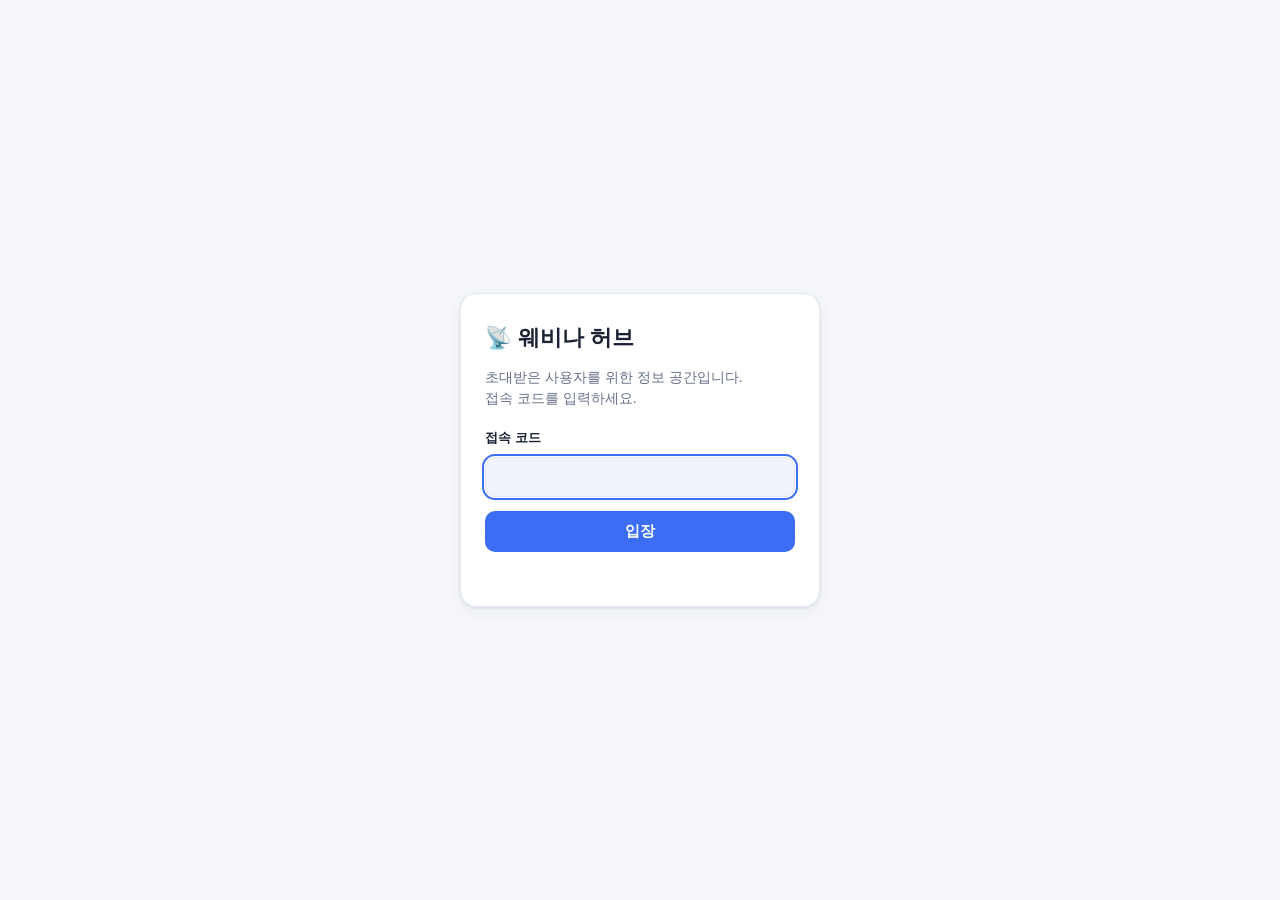
<file: docs/index.html>
<!DOCTYPE html>
<!-- generated by scripts/build_pages.py — edit that file, not this one -->
<html lang="ko">
<head>
  <meta charset="UTF-8" />
  <title>웨비나 허브</title>
  <meta http-equiv="refresh" content="0; url=calendar/" />
  <link rel="canonical" href="calendar/" />
  <script>location.replace("calendar/" + location.search + location.hash);</script>
</head>
<body>
  <p><a href="calendar/">웨비나 달력으로 이동</a> · <a href="dashboard/">대시보드</a> · <a href="list/">목록</a></p>
</body>
</html>
</file>
<file: docs/assets/style.css>
:root {
  --bg: #f5f7fb;
  --surface: #ffffff;
  --surface-2: #f0f3f9;
  --text: #1a2233;
  --text-muted: #66708a;
  --border: #e2e8f2;
  --accent: #3b6ef5;
  --accent-weak: #e7eefe;
  --shadow: 0 1px 3px rgba(20, 30, 60, 0.08), 0 4px 16px rgba(20, 30, 60, 0.06);
  --radius: 14px;

  /* per-source colors */
  --c-allshowtv: #e8590c;
  --c-sharedit: #2f9e44;
  --c-ddtube: #1971c2;
  --c-e4ds: #9c36b5;
  --c-talkit: #e8478b;
  --c-dubiz: #0c8599;
  --c-cloit: #f08c00;
  --c-chontv: #6741d9;
  --c-zdnet: #c92a2a;

  /* prize colors */
  --p-survey: #1971c2;
  --p-question: #2f9e44;
  --p-consult: #9c36b5;
  --p-attendance: #e8590c;

  /* tech-category colors (validated categorical palette — light steps) */
  --cat-1: #2a78d6; /* AI · 에이전트 */
  --cat-2: #eb6834; /* 보안 */
  --cat-3: #1baf7a; /* 데이터 · 분석 */
  --cat-4: #eda100; /* 클라우드 · 인프라 */
  --cat-5: #e87ba4; /* 제조 · 자동화 · 로봇 */
  --cat-6: #008300; /* 반도체 · 하드웨어 */
  --cat-7: #4a3aa7; /* 네트워크 · 통신 */
  --cat-8: #8a94ad; /* 기타 */
}

@media (prefers-color-scheme: dark) {
  :root {
    --bg: #0f1420;
    --surface: #171e2e;
    --surface-2: #1e2740;
    --text: #e7ecf5;
    --text-muted: #9aa6bf;
    --border: #2a344d;
    --accent: #5b8bff;
    --accent-weak: #1c2740;
    --shadow: 0 1px 3px rgba(0, 0, 0, 0.4), 0 4px 16px rgba(0, 0, 0, 0.3);

    /* tech-category colors — dark steps of the same palette */
    --cat-1: #3987e5;
    --cat-2: #d95926;
    --cat-3: #199e70;
    --cat-4: #c98500;
    --cat-5: #d55181;
    --cat-6: #008300;
    --cat-7: #9085e9;
    --cat-8: #9aa6bf;
  }
}

* { box-sizing: border-box; }

body {
  margin: 0;
  font-family: "Pretendard", -apple-system, BlinkMacSystemFont, "Segoe UI",
    "Apple SD Gothic Neo", "Malgun Gothic", sans-serif;
  background: var(--bg);
  color: var(--text);
  line-height: 1.5;
}

.wrap { max-width: 1080px; margin: 0 auto; padding: 0 16px; }

a { color: var(--accent); text-decoration: none; }
a:hover { text-decoration: underline; }

/* header */
.site-header {
  background: linear-gradient(135deg, #3b6ef5, #6b4ef5);
  color: #fff;
  padding: 22px 0;
}
.site-header .wrap {
  display: flex; justify-content: space-between; align-items: center;
  flex-wrap: wrap; gap: 12px;
}
.brand-link { color: inherit; text-decoration: none; display: inline-block; }
.brand-link:hover { text-decoration: none; opacity: 0.92; }
.brand h1 { margin: 0; font-size: 1.55rem; }
.tagline { margin: 4px 0 0; opacity: 0.9; font-size: 0.9rem; }
.header-meta { display: flex; flex-direction: column; align-items: flex-end; gap: 6px; }
.ics-link {
  color: #fff; background: rgba(255,255,255,0.18);
  padding: 6px 12px; border-radius: 999px; font-size: 0.85rem;
}
.ics-link:hover { background: rgba(255,255,255,0.28); text-decoration: none; }
.ics-box { display: flex; align-items: center; gap: 6px; }
.help-btn {
  width: 22px; height: 22px; padding: 0; border: 0; border-radius: 50%; cursor: pointer;
  background: rgba(255,255,255,0.18); color: #fff; font-size: 0.82rem; font-weight: 700;
  line-height: 1; display: inline-flex; align-items: center; justify-content: center;
}
.help-btn:hover { background: rgba(255,255,255,0.34); }
.updated { font-size: 0.78rem; opacity: 0.85; }

/* ICS 구독 도움말 팝업 */
.ics-help-intro { margin: 0 0 12px; font-size: 0.9rem; line-height: 1.55; color: var(--text); }
.ics-url-box {
  display: flex; align-items: center; gap: 8px; margin: 0 0 14px;
  background: var(--accent-weak); border: 1px solid var(--border);
  border-radius: 8px; padding: 8px 10px;
}
.ics-url-box code {
  flex: 1 1 auto; min-width: 0; overflow-x: auto; white-space: nowrap;
  font-size: 0.82rem; color: var(--accent, #1971c2);
}
.ics-url-box .btn { flex: 0 0 auto; padding: 5px 12px; font-size: 0.82rem; }
.ics-steps { margin: 0 0 14px; padding-left: 20px; }
.ics-steps li { margin: 8px 0; font-size: 0.9rem; line-height: 1.55; }
.ics-help-note {
  margin: 0; font-size: 0.82rem; line-height: 1.5; color: var(--text-muted, #868e96);
  border-top: 1px solid var(--border, #dee2e6); padding-top: 12px;
}

/* controls */
.controls {
  margin: 20px 0 12px; display: flex; flex-direction: column; gap: 14px;
}
.site-directory {
  display: flex; flex-direction: column; gap: 8px; padding: 13px 14px;
  border: 1px solid var(--border); border-radius: 12px; background: var(--surface);
  box-shadow: var(--shadow);
}
.site-directory-title { color: var(--text); font-size: 0.86rem; font-weight: 700; }
.site-links { display: flex; flex-wrap: wrap; gap: 7px; }
.site-link {
  display: inline-flex; align-items: center; gap: 5px; padding: 5px 10px;
  border: 1px solid color-mix(in srgb, var(--site-color) 45%, var(--border));
  border-radius: 999px; background: var(--surface-2); color: var(--text);
  font-size: 0.78rem; font-weight: 600;
}
.site-link:hover { background: var(--accent-weak); text-decoration: none; }
.site-link-dot { width: 8px; height: 8px; border-radius: 50%; background: var(--site-color); }
.view-toggle { display: inline-flex; background: var(--surface-2); border-radius: 999px; padding: 4px; align-self: flex-start; }
.view-toggle a {
  border: 0; background: transparent; color: var(--text-muted);
  padding: 7px 20px; border-radius: 999px; cursor: pointer; font-size: 0.9rem; font-weight: 600;
}
.view-toggle a:hover { color: var(--text); text-decoration: none; }
.view-toggle a.active { background: var(--surface); color: var(--accent); box-shadow: var(--shadow); }

.filters { display: flex; flex-direction: column; gap: 8px; }
.chip-group { display: flex; flex-wrap: wrap; gap: 7px; }
.chip {
  border: 1px solid var(--border); background: var(--surface);
  color: var(--text-muted); border-radius: 999px; padding: 5px 12px;
  font-size: 0.82rem; cursor: pointer; display: inline-flex; align-items: center; gap: 6px;
  user-select: none;
}
.chip .dot { width: 9px; height: 9px; border-radius: 50%; background: currentColor; }
.chip.active { color: #fff; border-color: transparent; }
.chip.off { opacity: 0.45; }

/* calendar */
.view { background: var(--surface); border-radius: var(--radius); box-shadow: var(--shadow); padding: 16px; }
.cal-nav { display: flex; align-items: center; gap: 10px; margin-bottom: 12px; }
.cal-nav h2 { margin: 0; font-size: 1.15rem; flex: 0 0 auto; min-width: 130px; text-align: center; }
.cal-nav button {
  border: 1px solid var(--border); background: var(--surface); color: var(--text);
  width: 34px; height: 34px; border-radius: 9px; cursor: pointer; font-size: 1.1rem;
}
.cal-nav .today-btn { width: auto; padding: 0 14px; margin-left: auto; font-size: 0.85rem; font-weight: 600; }
.cal-nav button:hover { background: var(--surface-2); }

.cal-weekdays { display: grid; grid-template-columns: repeat(7, 1fr); text-align: center;
  font-size: 0.78rem; color: var(--text-muted); padding: 6px 0; }
.cal-weekdays span:first-child { color: #e03131; }
.cal-weekdays span:last-child { color: #1971c2; }

/* minmax(0,1fr) lets tracks shrink below content width so long titles ellipsize
   instead of stretching the column and bleeding into neighbors */
.cal-grid { display: grid; grid-template-columns: repeat(7, minmax(0, 1fr)); gap: 6px; }
.cal-cell {
  min-height: 96px; background: var(--surface-2); border-radius: 10px; padding: 6px;
  display: flex; flex-direction: column; gap: 4px;
  /* no overflow:hidden — a busy day must show ALL its webinars, not clip them */
}
.cal-cell.empty { background: transparent; }
.cal-cell .daynum { font-size: 0.8rem; color: var(--text-muted); font-weight: 600; }
.cal-cell.today { outline: 2px solid var(--accent); }
.cal-cell.today .daynum { color: var(--accent); }
.cal-cell.sun .daynum { color: #e03131; }
.cal-cell.sat .daynum { color: #1971c2; }

.ev {
  font-size: 0.72rem; padding: 3px 6px; border-radius: 6px; cursor: pointer;
  color: #fff; display: flex; align-items: center; gap: 4px;
  min-width: 0;            /* allow flex item to shrink so title can ellipsize */
}
.ev .gift { font-size: 0.7rem; flex: none; }
.ev .ev-title {           /* the time+title text: single line with ellipsis */
  flex: 1; min-width: 0;
  white-space: nowrap; overflow: hidden; text-overflow: ellipsis;
}
.ev:hover { filter: brightness(1.08); }

/* list view */
#list-view { display: flex; flex-direction: column; gap: 18px; }
.list-day.is-today { scroll-margin-top: 12px; }
.list-day.is-today h3 { color: var(--accent); border-bottom-color: var(--accent); }

/* highlight TODAY's webinars so they stand out at a glance */
.list-day.today-group {
  background: var(--accent-weak);
  border: 2px solid var(--accent);
  border-radius: 14px;
  padding: 12px 16px;
  scroll-margin-top: 12px;
}
.list-day.today-group h3 { color: var(--accent); border-bottom-color: color-mix(in srgb, var(--accent) 40%, transparent); }
.list-day.today-group .list-card { background: var(--surface); }
.today-badge {
  display: inline-block; margin-left: 6px; padding: 1px 9px; border-radius: 999px;
  background: var(--accent); color: #fff; font-size: 0.72rem; font-weight: 700;
  vertical-align: middle;
}
.list-day h3 {
  margin: 0 0 8px; font-size: 0.95rem; color: var(--text-muted);
  border-bottom: 1px solid var(--border); padding-bottom: 6px;
}
.list-card {
  display: flex; gap: 12px; padding: 12px; border-radius: 12px; background: var(--surface-2);
  cursor: pointer; align-items: flex-start;
}
.list-card:hover { background: var(--accent-weak); }
.list-card .src-bar { width: 4px; align-self: stretch; border-radius: 4px; }
.list-card .lc-body { flex: 1; min-width: 0; }
.list-card .lc-title { font-weight: 600; margin: 0 0 4px; }
.list-card .lc-meta { font-size: 0.82rem; color: var(--text-muted); display: flex; flex-wrap: wrap; gap: 10px; }
.list-card .lc-prizes { margin-top: 6px; display: flex; flex-wrap: wrap; gap: 5px; }

.badge {
  font-size: 0.72rem; padding: 2px 8px; border-radius: 999px; color: #fff; font-weight: 600;
}
.src-tag { font-size: 0.72rem; padding: 2px 8px; border-radius: 6px; color:#fff; font-weight:600; }
.cat-tag { font-size: 0.72rem; padding: 2px 8px; border-radius: 6px; color:#fff; font-weight:600; }

/* modal */
.modal { position: fixed; inset: 0; display: flex; align-items: center; justify-content: center; z-index: 50; }
.modal.hidden, .view.hidden, .hidden { display: none; }
.modal-backdrop { position: absolute; inset: 0; background: rgba(10, 15, 30, 0.55); }
.modal-card {
  position: relative; background: var(--surface); border-radius: var(--radius);
  max-width: 480px; width: calc(100% - 32px); max-height: 85vh; overflow-y: auto;
  padding: 24px; box-shadow: var(--shadow); z-index: 1;
}
.modal-close { position: absolute; top: 10px; right: 12px; border: 0; background: transparent;
  font-size: 1.6rem; color: var(--text-muted); cursor: pointer; line-height: 1; }
.modal-body h3 { margin: 0 8px 10px 0; font-size: 1.15rem; }
.modal-thumb { display: block; width: 100%; height: auto; border-radius: 10px;
  margin-bottom: 12px; background: var(--surface-2); }
.modal-row { display: flex; gap: 8px; margin: 6px 0; font-size: 0.9rem; }
.modal-row .k { color: var(--text-muted); flex: 0 0 64px; }
.modal-prizes { margin-top: 14px; }
.modal-prizes h4 { margin: 0 0 8px; font-size: 0.95rem; }
.prize-item { background: var(--surface-2); border-radius: 10px; padding: 10px; margin-bottom: 8px; }
.prize-item .p-head { display: flex; align-items: center; gap: 8px; margin-bottom: 4px; }
.prize-item .p-cond { font-size: 0.85rem; color: var(--text-muted); }
.prize-empty { background: var(--surface-2); border-radius: 10px; padding: 10px;
  font-size: 0.85rem; color: var(--text-muted); line-height: 1.5; }
.prize-img { display: block; width: 100%; height: auto; border-radius: 8px; margin-top: 8px; }
.modal-actions { margin-top: 18px; display: flex; gap: 10px; flex-wrap: wrap; }
.btn {
  display: inline-block; padding: 9px 16px; border-radius: 10px; font-weight: 600; font-size: 0.88rem;
  border: 1px solid var(--border); background: var(--surface); color: var(--text); cursor: pointer;
}
.btn.primary { background: var(--accent); color: #fff; border-color: transparent; }
.btn:hover { text-decoration: none; filter: brightness(1.03); }

.empty { text-align: center; color: var(--text-muted); padding: 40px 0; }

/* dashboard */
#dashboard-view { display: flex; flex-direction: column; gap: 20px; }
.dash-kpis { display: grid; grid-template-columns: repeat(4, 1fr); gap: 12px; }
.kpi {
  background: var(--surface-2); border: 1px solid var(--border); border-radius: 12px;
  padding: 14px 16px; display: flex; flex-direction: column; gap: 4px;
}
.kpi .kpi-val { font-size: 1.8rem; font-weight: 800; line-height: 1.1; color: var(--text); }
.kpi .kpi-label { font-size: 0.8rem; color: var(--text-muted); font-weight: 600; }
.kpi .kpi-sub { font-size: 0.72rem; color: var(--text-muted); opacity: 0.85; }

.dash-grid { display: grid; grid-template-columns: 1fr 1fr; gap: 20px; }
.card {
  background: var(--surface-2); border: 1px solid var(--border); border-radius: 12px; padding: 16px;
}
.card.span-2 { grid-column: 1 / -1; }
.card h3 { margin: 0 0 4px; font-size: 1rem; color: var(--text); }
.card .card-sub { margin: 0 0 14px; font-size: 0.78rem; color: var(--text-muted); }

/* horizontal bar chart (site / category) */
.hbars { display: flex; flex-direction: column; gap: 9px; }
.hbar-row { display: grid; grid-template-columns: 92px 1fr auto; align-items: center; gap: 10px; }
.hbar-name { font-size: 0.82rem; color: var(--text); white-space: nowrap; overflow: hidden; text-overflow: ellipsis; display: flex; align-items: center; gap: 6px; }
.hbar-dot { flex: none; width: 9px; height: 9px; border-radius: 50%; }
.hbar-track { background: color-mix(in srgb, var(--text-muted) 16%, transparent); border-radius: 999px; height: 16px; overflow: hidden; }
.hbar-fill { display: block; height: 100%; border-radius: 999px 4px 4px 999px; min-width: 3px; transition: width .5s ease; }
.hbar-val { font-size: 0.82rem; font-weight: 700; color: var(--text); font-variant-numeric: tabular-nums; min-width: 20px; text-align: right; }
/* 기술 종목 names (e.g. 제조·자동화·로봇) are longer than site names */
[data-period=tech] .hbar-row { grid-template-columns: 136px 1fr auto; }

/* grid cells may shrink below their content (chip rows scroll instead) */
.dash-grid > .card { min-width: 0; }

/* period chips above a chart (사이트별 웨비나 수: 전체 / month) */
.month-chips { display: flex; gap: 6px; overflow-x: auto; margin: -4px 0 14px; padding-bottom: 2px; scrollbar-width: thin; }
.month-chips button {
  flex: none; border: 1px solid var(--border); background: var(--surface); color: var(--text-muted);
  border-radius: 999px; padding: 4px 11px; font-size: 0.76rem; font-weight: 600; cursor: pointer;
  font-variant-numeric: tabular-nums;
}
.month-chips button:hover { color: var(--text); }
.month-chips button.is-current { border-color: color-mix(in srgb, var(--accent) 55%, var(--border)); }
.month-chips button[aria-pressed="true"] { background: var(--accent); border-color: var(--accent); color: #fff; }
/* toggle chips (sites, 기술 종목): a picked chip keeps its color dot; the rest dim */
/* fixed sets (sites, 기술 종목): wrap onto more lines instead of scrolling out of view */
.toggle-chips { flex-wrap: wrap; overflow-x: visible; }
.toggle-chips button { display: inline-flex; align-items: center; gap: 6px; }
.toggle-chips button:not([data-key=""])[aria-pressed="true"] {
  background: var(--surface-2); color: var(--text); border-color: var(--text-muted);
}
.toggle-chips[data-filtered] button:not([data-key=""])[aria-pressed="false"] { opacity: 0.55; }

/* vertical column chart (monthly / yearly) */
.vbars { display: flex; align-items: flex-end; gap: 8px; height: 190px; padding-top: 18px; }
.vbar-col { flex: 1 1 0; display: flex; flex-direction: column; align-items: center; justify-content: flex-end; gap: 6px; min-width: 0; height: 100%; }
.vbar-track { width: 100%; display: flex; align-items: flex-end; justify-content: center; flex: 1; min-height: 0; }
.vbar-fill {
  width: 60%; max-width: 40px; background: var(--accent); border-radius: 4px 4px 2px 2px;
  min-height: 3px; position: relative; transition: height .5s ease;
}
.vbar-fill .vbar-val {
  position: absolute; top: -17px; left: 50%; transform: translateX(-50%);
  font-size: 0.74rem; font-weight: 700; color: var(--text); font-variant-numeric: tabular-nums;
}
.vbar-label { font-size: 0.72rem; color: var(--text-muted); white-space: nowrap; }
.vbar-col.is-current .vbar-fill { background: var(--accent); outline: 2px solid color-mix(in srgb, var(--accent) 45%, transparent); outline-offset: 1px; }
.vbar-col.is-current .vbar-label { color: var(--accent); font-weight: 700; }

/* stacked by site (monthly): segments bottom-up, 2px surface gap between them */
.vbars-stacked .vbar-col { position: relative; outline: none; }
.vbar-fill.vbar-stack {
  display: flex; flex-direction: column-reverse; gap: 2px; background: none; width: 64%; max-width: 46px;
}
.vbar-stack .vbar-val { color: var(--text); }
.vbar-col.is-current .vbar-stack { background: none; }
.vbar-col.is-current .vbar-stack .vbar-val { color: var(--accent); }
.vseg {
  flex: 1 1 0; min-height: 3px; display: flex; align-items: center; justify-content: center;
  font-size: 0.68rem; font-weight: 700; font-variant-numeric: tabular-nums; line-height: 1; overflow: hidden;
  border-radius: 2px;
}
.vbar-stack .vseg:last-of-type { border-radius: 4px 4px 2px 2px; }
.vbars-stacked .vbar-col:hover .vseg, .vbars-stacked .vbar-col:focus-visible .vseg { filter: brightness(1.08); }
.vbars-stacked .vbar-col:focus-visible .vbar-label { outline: 2px solid var(--accent); outline-offset: 2px; border-radius: 3px; }
.vbar-tip {
  display: none; position: absolute; top: 8px; left: calc(50% + 30px);
  z-index: 5; min-width: 128px; padding: 8px 10px; border-radius: 8px;
  background: var(--surface); color: var(--text); border: 1px solid var(--border);
  box-shadow: 0 6px 20px rgba(0, 0, 0, .18); font-size: 0.75rem; text-align: left; pointer-events: none;
}
.vbar-tip > b { display: block; margin-bottom: 4px; }
.tip-row { display: flex; align-items: center; gap: 6px; white-space: nowrap; line-height: 1.6; }
.tip-row b { margin-left: auto; padding-left: 10px; font-variant-numeric: tabular-nums; }
.vbars-stacked .vbar-col:hover .vbar-tip, .vbars-stacked .vbar-col:focus .vbar-tip { display: block; }
.vbars-stacked .vbar-col.tip-left .vbar-tip { left: auto; right: calc(50% + 30px); }

.chart-legend { display: flex; flex-wrap: wrap; gap: 6px 14px; margin: 0 0 6px; font-size: 0.78rem; color: var(--text); }
.legend-item { display: inline-flex; align-items: center; gap: 6px; }
.chart-table { margin-top: 12px; font-size: 0.78rem; }
.chart-table summary { cursor: pointer; color: var(--text-muted); }
.table-scroll { overflow-x: auto; margin-top: 8px; }
.chart-table table { border-collapse: collapse; width: 100%; font-variant-numeric: tabular-nums; }
.chart-table th, .chart-table td { padding: 4px 8px; border-bottom: 1px solid var(--border); text-align: right; white-space: nowrap; }
.chart-table tbody th { text-align: left; font-weight: 500; }
.chart-table tbody th .hbar-dot { display: inline-block; margin-right: 6px; vertical-align: middle; }
.chart-table td { color: var(--text); }
.chart-table tr.total th, .chart-table tr.total td { font-weight: 700; border-bottom: none; }

.dash-note { font-size: 0.75rem; color: var(--text-muted); text-align: center; opacity: 0.8; margin: 0; }

@media (max-width: 760px) {
  .dash-kpis { grid-template-columns: repeat(2, 1fr); }
  .dash-grid { grid-template-columns: 1fr; }
  .hbar-row { grid-template-columns: 80px 1fr auto; }
  [data-period=tech] .hbar-row { grid-template-columns: 124px 1fr auto; }
}

/* footer */
.site-footer { margin-top: 40px; padding: 24px 0; color: var(--text-muted); font-size: 0.82rem; text-align: center; }
.site-footer .disclaimer { opacity: 0.8; }

@media (max-width: 640px) {
  .cal-cell { min-height: 72px; }
  .ev { font-size: 0.62rem; padding: 2px 4px; }
  .brand h1 { font-size: 1.25rem; }
  .cal-cell .daynum { font-size: 0.72rem; }
}

/* access-code gate (assets/site.js): hide the site until it is unlocked */
.auth-locked body > *:not(#auth-gate) { display: none !important; }
#auth-gate {
  min-height: 100vh; display: flex; align-items: center; justify-content: center;
  padding: 24px 16px; box-sizing: border-box;
}
.auth-card {
  width: 100%; max-width: 360px; display: flex; flex-direction: column; gap: 10px;
  background: var(--surface); border: 1px solid var(--border); border-radius: 16px;
  padding: 28px 24px; box-shadow: var(--shadow);
}
.auth-card h1 { margin: 0 0 2px; font-size: 1.35rem; color: var(--text); }
.auth-intro { margin: 0 0 8px; font-size: 0.88rem; line-height: 1.55; color: var(--text-muted); }
.auth-label { font-size: 0.8rem; font-weight: 600; color: var(--text); }
#auth-code {
  font-size: 1rem; padding: 10px 12px; border-radius: 10px; border: 1px solid var(--border);
  background: var(--surface-2); color: var(--text);
}
#auth-code:focus { outline: 2px solid var(--accent); outline-offset: 1px; }
.auth-submit {
  margin-top: 4px; padding: 10px 12px; border: 0; border-radius: 10px; cursor: pointer;
  background: var(--accent); color: #fff; font-size: 0.95rem; font-weight: 700;
}
.auth-submit:disabled { opacity: 0.6; cursor: default; }
.auth-error { min-height: 1.2em; margin: 0; font-size: 0.8rem; color: #e03131; }
</file>
